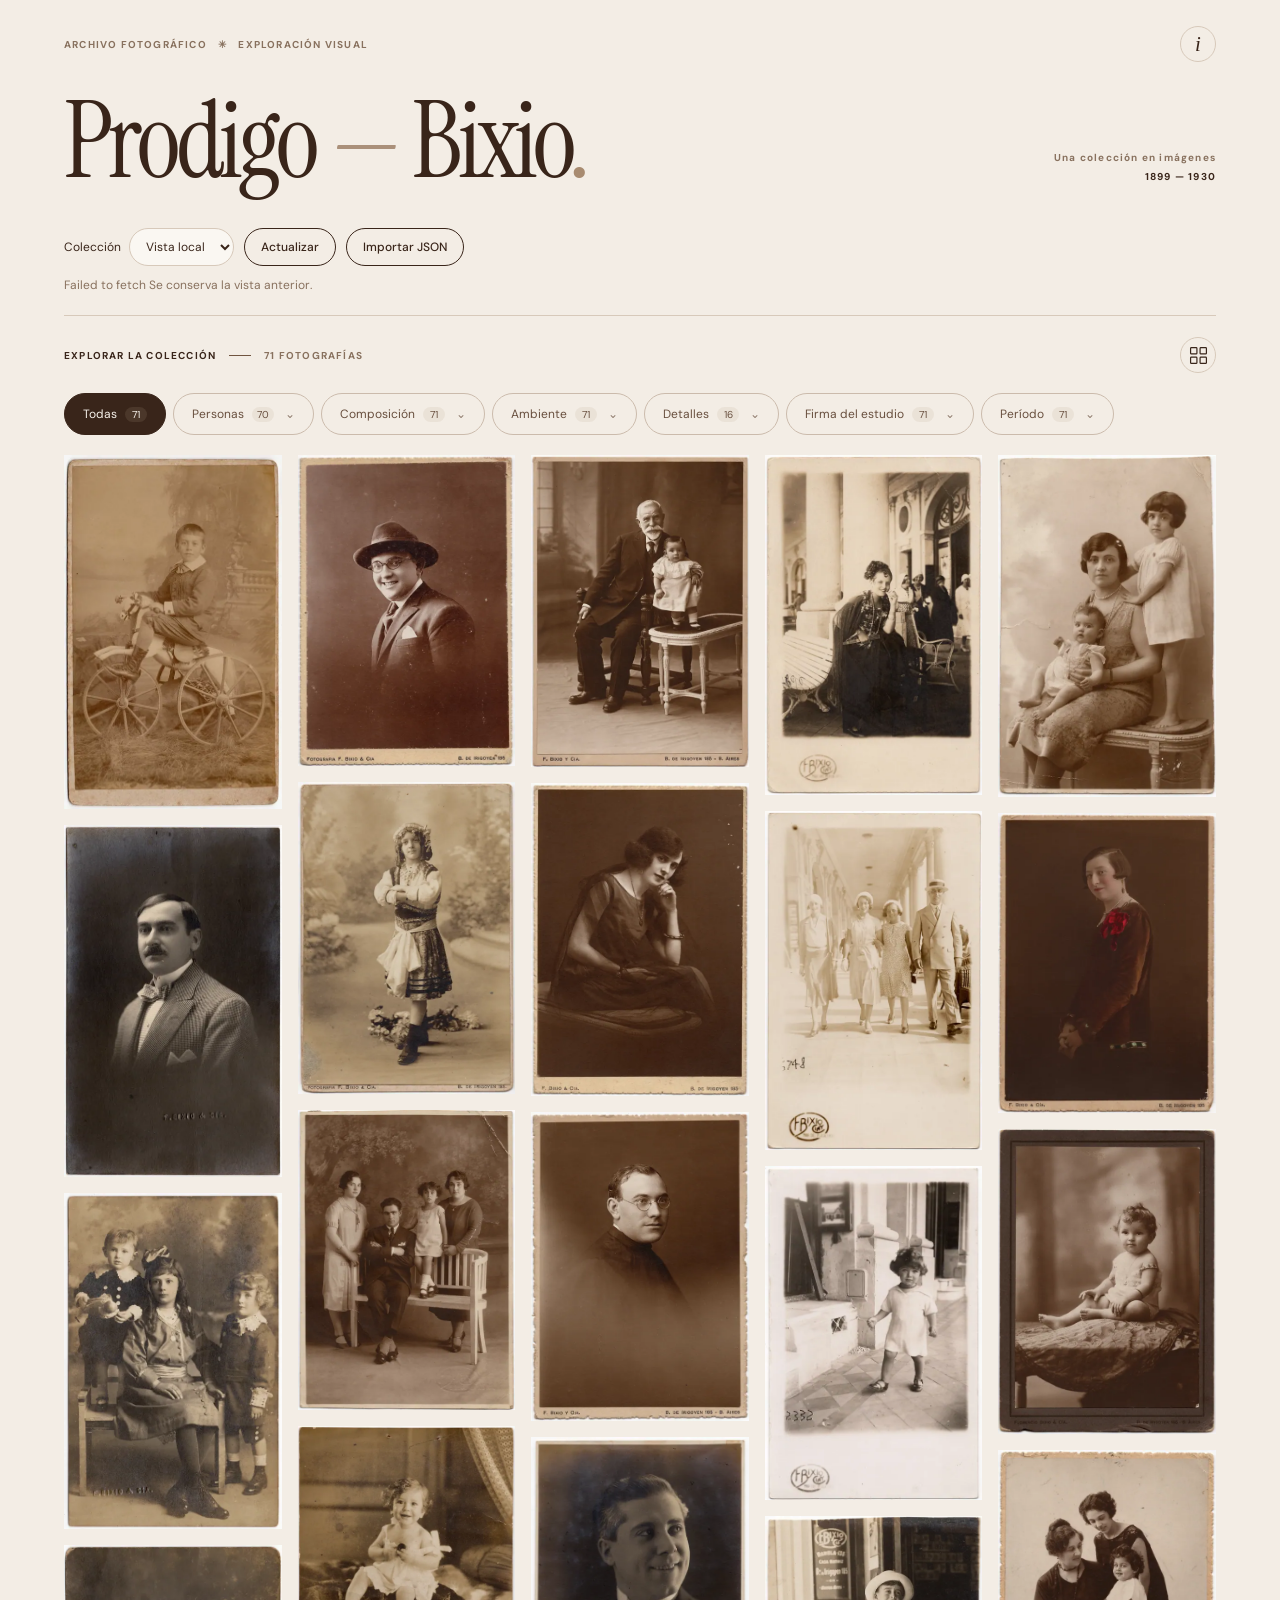
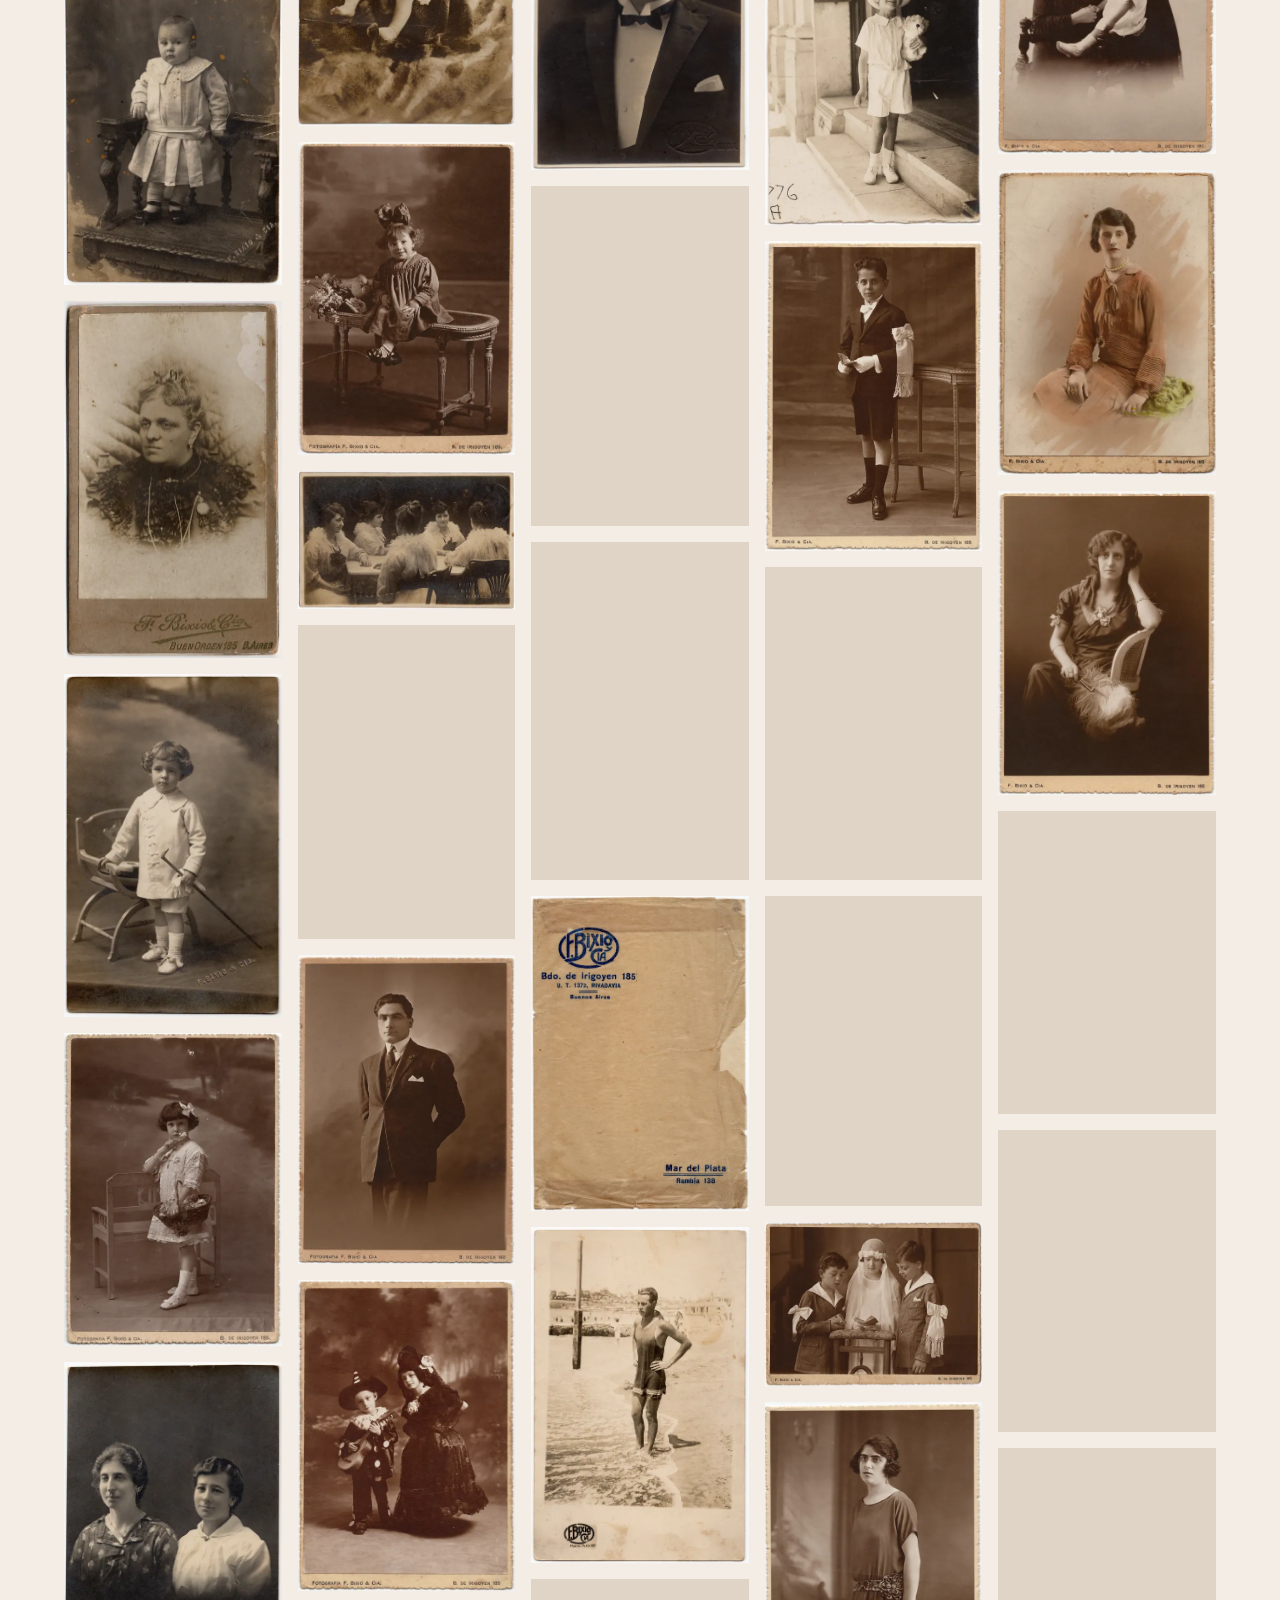
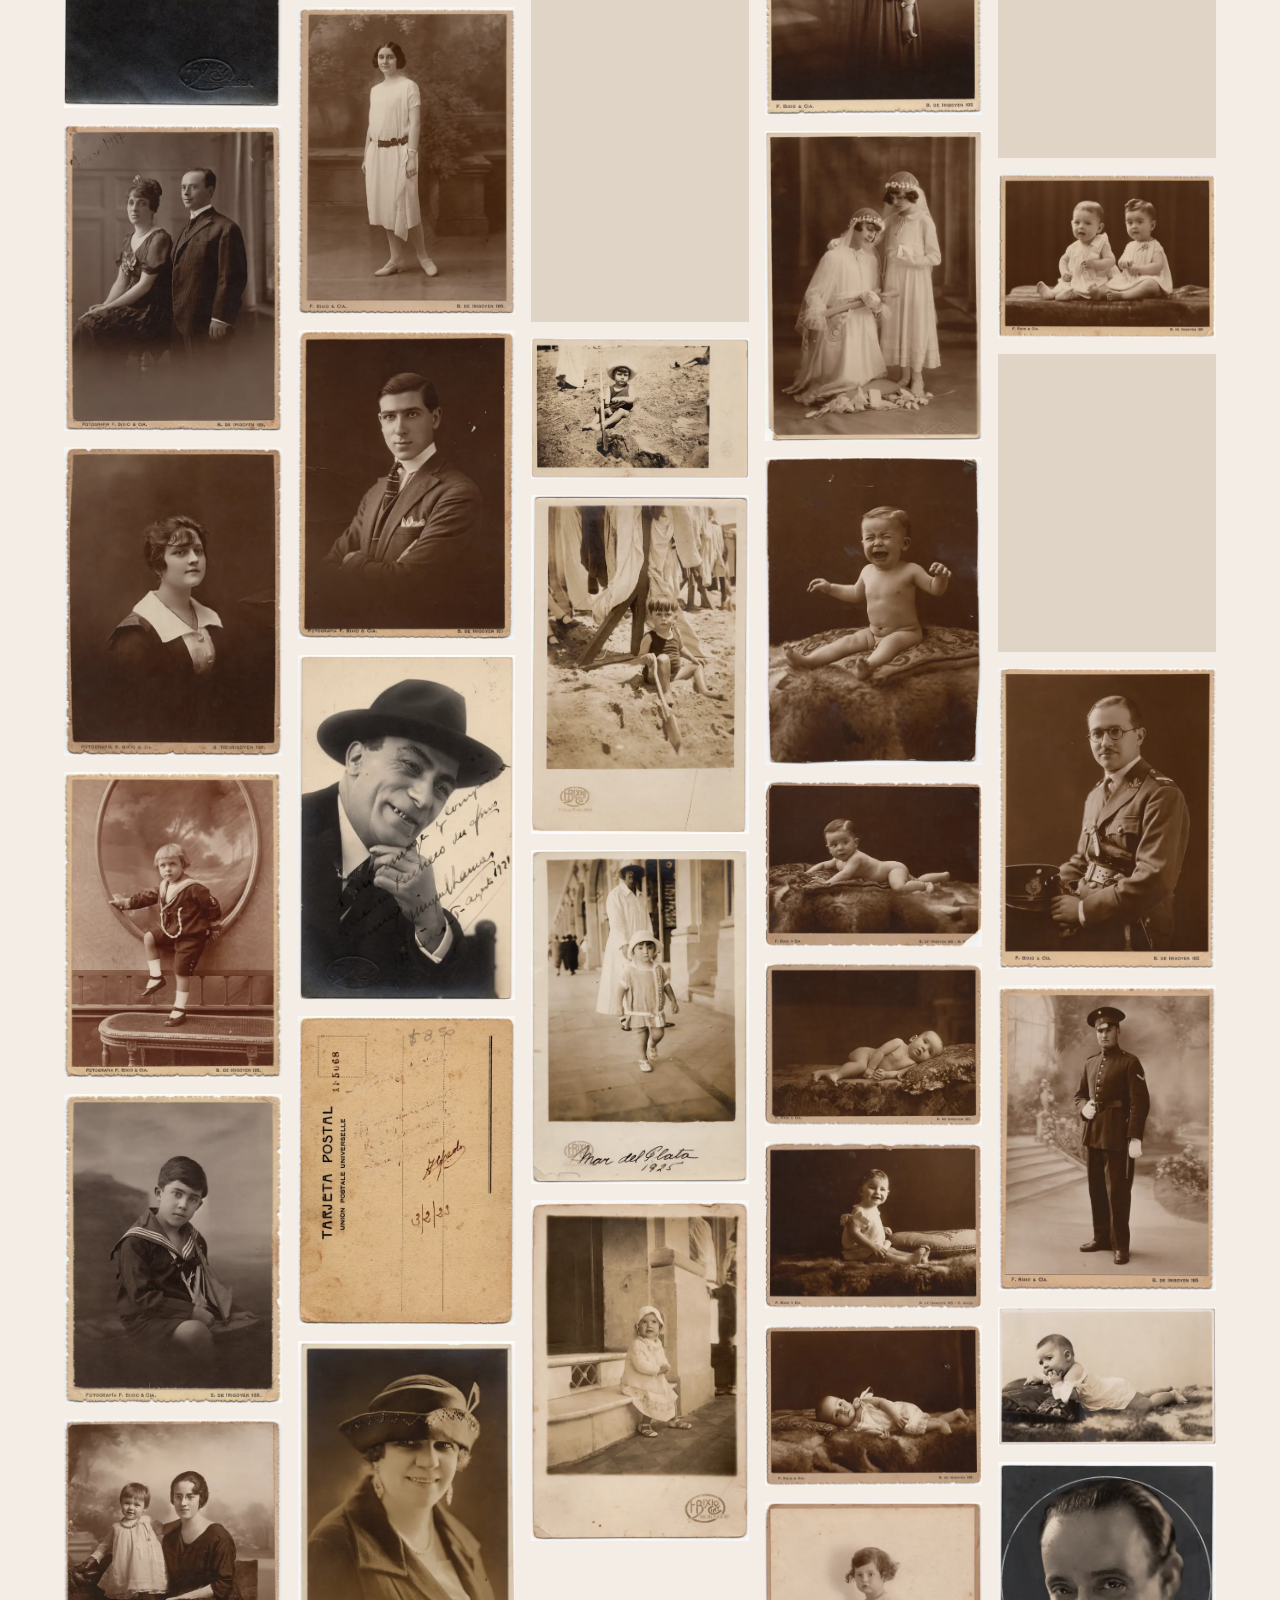
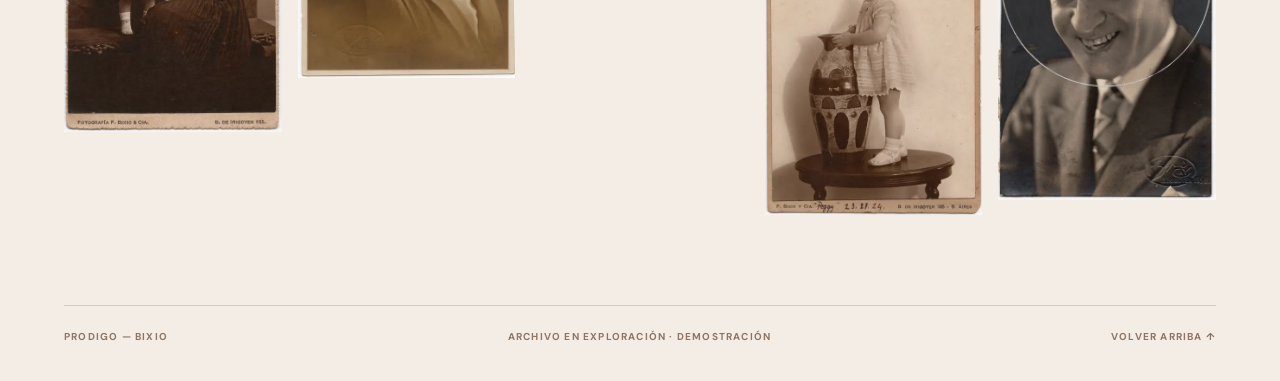
<file: index.html>
<!doctype html><html lang="es"><head><meta charset="utf-8"><meta name="viewport" content="width=device-width, initial-scale=1, viewport-fit=cover"><meta name="theme-color" content="#f3ede5"><meta name="description" content="Prodigo — Bixio. Un archivo fotográfico para explorar visualmente."><title>Prodigo — Bixio</title><link rel="preconnect" href="https://fonts.googleapis.com"><link rel="preconnect" href="https://fonts.gstatic.com" crossorigin><link href="https://fonts.googleapis.com/css2?family=DM+Sans:wght@400;500;600;700&family=Instrument+Serif:ital@0;1&display=swap" rel="stylesheet"><link rel="stylesheet" href="style.css?v=facets1"></head><body>
<header class="mast"><div class="mast-top"><div class="overline">ARCHIVO FOTOGRÁFICO <span class="tiny-star">✳</span> EXPLORACIÓN VISUAL</div><button class="icon-btn contrast" id="about" title="Acerca de la muestra" aria-label="Acerca de la muestra">i</button></div><div class="mast-main"><h1>Prodigo <em>—</em> <span id="collection-name-display">Bixio</span><span class="dot">.</span></h1><div class="mast-sub">Una colección en imágenes <span id="period-label">1899 — 1930</span></div></div></header>
<main><section class="import-tools" aria-label="Importar catalogación"><label class="live-label">Colección <select id="live-collection" aria-label="Colección online"></select></label><button id="sync-now" class="soft-button">Actualizar</button><button id="import-json" class="soft-button">Importar JSON</button><input id="json-picker" type="file" accept=".json,application/json" hidden><button id="link-images" class="soft-button" hidden>Vincular imágenes</button><input id="image-picker" type="file" accept=".tif,.tiff,.jpg,.jpeg,.png,.webp" webkitdirectory multiple hidden><button id="restore-demo" class="soft-button" hidden>Volver a la muestra</button><p id="import-status" role="status"></p></section><section class="toolbar" aria-label="Filtros de fotografías"><div class="toolbar-head"><div class="section-kicker">EXPLORAR LA COLECCIÓN <span class="line"></span> <span id="counter">—</span></div><div class="right-tools"><button id="reset" class="reset-btn" hidden>↺ Restablecer</button><button id="density" class="icon-btn" title="Cambiar tamaño de miniaturas" aria-label="Cambiar tamaño de miniaturas"><svg width="19" height="19" viewBox="0 0 24 24" fill="none" stroke="currentColor" stroke-width="1.5"><rect x="2" y="2" width="8" height="8" rx="1"/><rect x="14" y="2" width="8" height="8" rx="1"/><rect x="2" y="14" width="8" height="8" rx="1"/><rect x="14" y="14" width="8" height="8" rx="1"/></svg></button></div></div><div class="filter-scroll"><div class="filter-bar" id="filters"><button class="filter-chip selected" data-group="all">Todas</button><button class="filter-chip" data-group="autores" hidden>Autores <span class="down">⌄</span></button><button class="filter-chip" data-group="identificados" hidden>Personas identificadas <span class="down">⌄</span></button><button class="filter-chip" data-group="personas">Personas <span class="down">⌄</span></button><button class="filter-chip" data-group="tipo" hidden>Tipo de imagen <span class="down">⌄</span></button><button class="filter-chip" data-group="retrato" hidden>Tipo de retrato <span class="down">⌄</span></button><button class="filter-chip" data-group="encuadre" hidden>Encuadre <span class="down">⌄</span></button><button class="filter-chip" data-group="orientacion" hidden>Orientación <span class="down">⌄</span></button><button class="filter-chip" data-group="color" hidden>Color <span class="down">⌄</span></button><button class="filter-chip" data-group="objetos" hidden>Objetos <span class="down">⌄</span></button><button class="filter-chip" data-group="destacados" hidden>Destacados <span class="down">⌄</span></button><button class="filter-chip" data-group="composicion">Composición <span class="down">⌄</span></button><button class="filter-chip" data-group="ambiente">Ambiente <span class="down">⌄</span></button><button class="filter-chip" data-group="detalles">Detalles <span class="down">⌄</span></button><button class="filter-chip" data-group="marca">Firma del estudio <span class="down">⌄</span></button><button class="filter-chip" data-group="fechas">Período <span class="down">⌄</span></button></div></div><div id="filter-panel" class="filter-panel" hidden></div><div id="active" class="active-tags"></div></section>
<section class="gallery-wrap"><div class="gallery" id="gallery"></div><div class="empty" id="empty" hidden>Sin fotografías para esta combinación.<br><button id="clear-empty" class="soft-button">Quitar filtros</button></div></section><footer><span>PRODIGO — BIXIO</span><span>ARCHIVO EN EXPLORACIÓN · DEMOSTRACIÓN</span><a href="#" id="up">VOLVER ARRIBA ↑</a></footer></main>
<div id="viewer" class="viewer" role="dialog" aria-modal="true" aria-label="Visor fotográfico" hidden><div class="viewer-head"><div class="viewer-title">Prodigo <em>—</em> Bixio <small id="viewer-id"></small></div><div class="viewer-head-actions"><button id="flip" class="v-icon" title="Siguiente imagen de la pieza" aria-label="Siguiente imagen de la pieza" hidden>↺ <span>Reverso</span></button><button id="close" class="v-icon close" title="Cerrar" aria-label="Cerrar">✕</button></div></div><div class="image-viewport" id="viewport"><button id="prev" class="nav-arrow left" aria-label="Anterior">‹</button><div class="image-stage" id="stage"><img id="big" alt="Fotografía seleccionada" draggable="false"></div><button id="next" class="nav-arrow right" aria-label="Siguiente">›</button></div><nav id="image-sequence" aria-label="Imágenes de la pieza"></nav><span id="image-position" aria-live="polite"></span><div id="record-details" class="record-details"></div><div class="viewer-bottom"><div class="v-detail"><span id="current">— / —</span><span class="v-sep">·</span><span id="date">c. 1900</span></div><div class="zoom-tools"><button class="v-icon" id="zoom-out" title="Alejar" aria-label="Alejar">−</button><button class="zoom-readout" id="fit" title="Ajustar a pantalla">100%</button><button class="v-icon" id="zoom-in" title="Acercar" aria-label="Acercar">+</button><button class="v-icon" id="fullscreen" title="Pantalla completa" aria-label="Pantalla completa">⛶</button></div></div></div>
<div class="info-overlay" id="info" hidden><div class="info-card"><button class="info-close" id="info-close" aria-label="Cerrar">✕</button><div class="overline">SOBRE ESTA DEMOSTRACIÓN</div><h2>Las imágenes cuentan.</h2><p>Una exploración visual del conjunto fotográfico de Bixio. Combiná filtros para descubrir relaciones entre retratos, escenas y marcas de estudio.</p><p>Las fechas y algunas clasificaciones son aproximaciones experimentales destinadas a esta demostración. No constituyen catalogación documental definitiva.</p><button class="soft-button" id="info-ok">Explorar →</button></div></div><script src="catalog-format.js?v=facets1"></script><script src="app.js?v=facets1"></script><script src="import.js?v=online1"></script><script src="remote.js?v=facets1"></script></body></html>
</file>
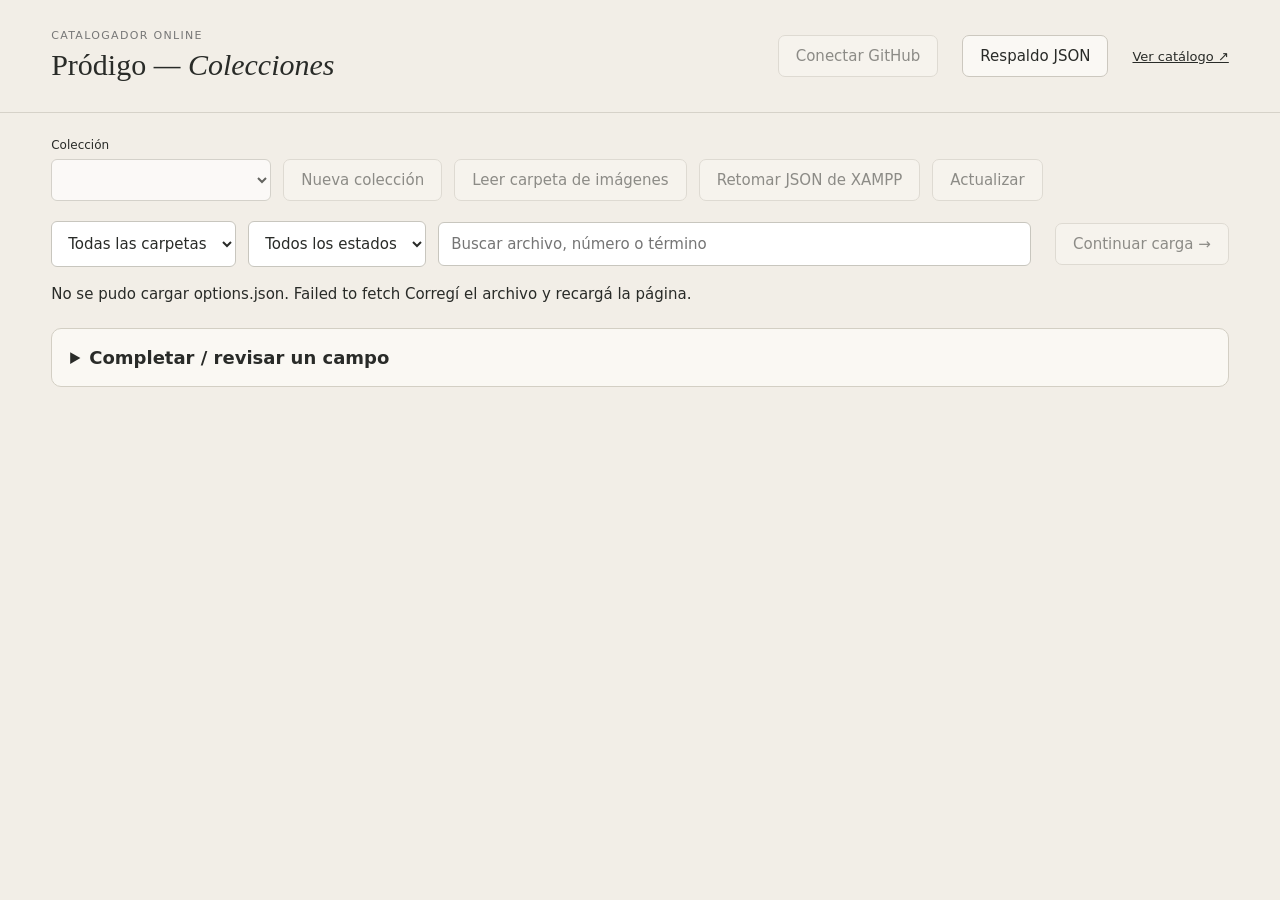
<file: catalogador/index.html>
<!doctype html>
<html lang="es"><meta charset="utf-8"><meta name="viewport" content="width=device-width,initial-scale=1"><title>Pródigo — Catalogador online</title><link rel="stylesheet" href="assets/app.css?v=gridview1">
<header><div><small>CATALOGADOR ONLINE</small><h1>Pródigo <i>— Colecciones</i></h1></div><button id="connect">Conectar GitHub</button><button id="backup">Respaldo JSON</button><a href="https://frankhode.github.io/prodigo_bixio/" target="_blank" rel="noopener">Ver catálogo ↗</a></header>
<main><section class="collections"><label>Colección <select id="collection" aria-label="Colección"></select></label><button id="new-collection">Nueva colección</button><button id="import">Leer carpeta de imágenes</button><button id="import-json">Retomar JSON de XAMPP</button><input id="json-file" type="file" accept=".json" hidden><input id="local-folder" type="file" webkitdirectory multiple accept=".tif,.tiff,.jpg,.jpeg,.png,.webp" hidden><button id="refresh">Actualizar</button></section><section class="toolbar"><select id="folder" aria-label="Carpeta"><option value="">Todas las carpetas</option></select><select id="status" aria-label="Estado"><option value="">Todos los estados</option><option value="pending">Pendientes</option><option value="draft">Borradores</option><option value="done">Catalogadas</option></select><input id="search" placeholder="Buscar archivo, número o término" aria-label="Buscar"><span id="count"></span><button id="resume">Continuar carga →</button></section><p id="notice" role="status"></p><details id="dashboard-panel" class="dashboard"><summary>Completar / revisar un campo</summary><p id="dashboard-summary"></p><div id="field-stats" class="field-stats"></div><div class="review-controls"><label>Campo<select id="review-field"></select></label><label>Mostrar<select id="review-scope"><option value="missing">Vacíos sin revisar</option><option value="unreviewed">Sin revisar (con o sin dato)</option><option value="filled">Con dato</option><option value="all">Todas las imágenes</option></select></label><label>Parte<select id="review-side"><option value="">Todas las partes</option></select></label><button id="bulk-open" hidden>Editar seleccionadas…</button><button id="start-review" class="primary">Empezar recorrido →</button></div><p id="review-count" role="status"></p><div class="grid-view-controls"><label><input id="review-images-only" type="checkbox"> Solo imágenes</label><label>Columnas<select id="review-columns"><option value="auto">Automáticas</option><option value="2">2</option><option value="3">3</option><option value="4">4</option><option value="5">5</option><option value="6">6</option><option value="7">7</option><option value="8">8</option><option value="9">9</option><option value="10">10</option><option value="11">11</option><option value="12">12</option></select></label></div><div class="selection-tools"><span id="selection-count" role="status"></span><button id="select-all" type="button">Seleccionar todas las visibles</button><button id="select-none" type="button">Quitar selección</button><button id="select-invert" type="button">Invertir selección</button></div><div id="review-list" class="review-list"></div></details><div id="gallery"></div></main>
<dialog id="bulk-dialog" aria-labelledby="bulk-title"><h2 id="bulk-title">Edición global</h2><p id="bulk-summary"></p><label>Nuevo valor<select id="bulk-value"></select></label><p id="bulk-preview"></p><div id="bulk-list"></div><p id="bulk-error" role="alert"></p><button id="bulk-cancel">Cancelar</button><button id="bulk-apply" class="primary" disabled>Aplicar</button></dialog><dialog id="connection"><h2>Conectar con GitHub</h2><p>Autorizá el guardado en <b>frankhode/prodigo-catalogador</b>.</p><p>Creá un <a href="https://github.com/settings/personal-access-tokens/new" target="_blank" rel="noopener noreferrer">token de acceso limitado</a>: elegí este repositorio y <b>Contents → Read and write</b>.</p><form id="connection-form"><label>Token<input id="github-token" type="password" autocomplete="off" required spellcheck="false"></label><p>Se usa solo durante esta sesión. No se guarda en el navegador ni en el repositorio.</p><p>El repositorio es público: las vistas y los datos guardados serán públicos.</p><button type="button" id="cancel-connect">Cancelar</button><button class="primary">Conectar</button></form><p id="connection-error" role="alert"></p></dialog>
<dialog id="collection-dialog"><h2>Nueva colección</h2><form id="collection-form"><label>Nombre<input id="collection-name" required maxlength="100"></label><button type="button" id="cancel-collection">Cancelar</button><button class="primary">Crear colección</button></form><p id="collection-error" role="alert"></p></dialog>
<dialog id="editor" aria-labelledby="step-title"><div class="editor-head"><span id="filename"></span><button id="close" aria-label="Cerrar">Cerrar ✕</button></div><div class="workspace"><section class="viewer"><div class="image-wrap"><img id="photo" alt="Imagen en catalogación"><p id="image-error" hidden>Preparando imagen…</p></div><div class="zoom"><button id="minus" aria-label="Alejar">−</button><button id="fit">Ajustar</button><button id="plus" aria-label="Acercar">+</button></div></section><section class="entry"><nav id="steps" aria-label="Pasos"></nav><small id="step-counter"></small><h2 id="step-title"></h2><form id="fields"></form><p id="save-error" role="alert"></p><footer><button id="back">← Anterior</button><button id="draft">Guardar borrador</button><button id="backup-current">Respaldo de cambios</button><button id="next" class="primary">Siguiente →</button></footer><p class="keys">Enter: avanzar · Espacio: marcar · Esc: paso anterior<br>Ctrl+Enter: guardar y siguiente imagen</p></section></div></dialog><script src="assets/record-fields.js?v=gridview1"></script><script src="assets/github-store.js?v=gridview1"></script><script src="assets/images.js?v=1"></script><script src="assets/app.js?v=gridview1"></script><script src="assets/dashboard.js?v=gridview1"></script><script src="assets/online.js?v=gridview1"></script></html>
</file>
<file: style.css>
:root{--bg:#f3ede5;--ink:#39251a;--muted:#88715e;--line:#d7c9ba;--accent:#705540;--paper:#faf7f2;--dark:#171411}*{box-sizing:border-box}html{scroll-behavior:smooth}body{margin:0;background:var(--bg);color:var(--ink);font-family:'DM Sans',Arial,sans-serif;-webkit-font-smoothing:antialiased}button{font:inherit;cursor:pointer}button:focus-visible,a:focus-visible{outline:2px solid #8c6142;outline-offset:3px}button[hidden],div[hidden],section[hidden]{display:none!important}.mast{padding:26px clamp(18px,5vw,86px) 32px}.mast-top,.mast-main,.toolbar-head,.viewer-head,.viewer-bottom{display:flex;justify-content:space-between;align-items:center}.overline,.section-kicker,.mast-sub,footer{letter-spacing:.12em;font-size:10px;font-weight:700}.overline{color:var(--muted)}.tiny-star{margin:0 8px}.icon-btn{border:1px solid var(--line);background:transparent;color:var(--ink);width:36px;height:36px;border-radius:50%;display:grid;place-items:center}.contrast{font-family:serif;font-style:italic;font-size:21px}.mast-main{gap:28px;align-items:end;margin-top:35px}h1{font-family:'Instrument Serif',Georgia,serif;font-weight:400;font-size:clamp(54px,8.3vw,130px);line-height:.84;letter-spacing:-.045em;margin:0}h1 em{font-weight:400;color:#aa907a}.dot{color:#a88b70}.mast-sub{max-width:175px;text-align:right;color:var(--muted);line-height:1.9}.mast-sub span{display:block;color:var(--ink)}main{padding:0 clamp(18px,5vw,86px)}.toolbar{position:relative;padding-top:21px;border-top:1px solid var(--line);padding-bottom:20px}.section-kicker{display:flex;align-items:center;gap:13px;white-space:nowrap}.section-kicker .line{display:block;width:22px;border-top:1px solid var(--accent)}.section-kicker #counter{color:var(--muted)}.right-tools{display:flex;align-items:center;gap:15px}.reset-btn{border:0;background:transparent;color:var(--muted);font-size:12px}.filter-scroll{overflow-x:auto;scrollbar-width:none;margin-top:20px}.filter-scroll::-webkit-scrollbar{display:none}.filter-bar{display:flex;gap:8px;width:max-content;min-width:100%}.filter-chip{border:1px solid #cbbbac;padding:11px 18px;background:transparent;border-radius:99px;color:#684f3e;font-size:12px;white-space:nowrap;transition:all .2s}.filter-chip:hover{background:#e5d8c9}.filter-chip.selected,.filter-chip.has-selection{background:var(--ink);color:#f8f3ec;border-color:var(--ink)}.down{margin-left:8px;opacity:.7}.filter-panel{margin-top:12px;background:#eae0d4;border:1px solid #dacbbd;border-radius:14px;padding:18px;box-shadow:0 14px 30px #63452d11}.options{display:flex;flex-wrap:wrap;gap:9px}.option{border:1px solid #c9b8a7;border-radius:99px;background:#f8f3ec;color:var(--ink);padding:9px 14px;font-size:12px}.option.on{background:#705540;color:white;border-color:#705540}.year-panel{display:flex;align-items:center;gap:14px;flex-wrap:wrap}.year-panel input{accent-color:#705540;flex:1;min-width:150px}.year-panel strong{min-width:110px;font-family:'Instrument Serif',serif;font-size:22px;font-weight:400}.active-tags{display:flex;flex-wrap:wrap;gap:8px}.tag{display:inline-flex;align-items:center;gap:10px;background:#e1d4c5;border-radius:4px;padding:7px 9px;font-size:11px;border:0;color:#664d3b}.gallery-wrap{min-height:45vh;padding-bottom:90px}.gallery{columns:5 180px;column-gap:13px}.gallery.wide{columns:3 270px}.tile{break-inside:avoid;margin:0 0 13px;position:relative;display:block;overflow:hidden;background:#dfd4c6;line-height:0;border:0;width:100%;padding:0;text-align:left;animation:emerge .35s both;cursor:zoom-in}.tile img{width:100%;height:auto;display:block;transition:transform .45s ease,filter .4s}.tile:hover img{transform:scale(1.018);filter:brightness(.78)}.tile .loupe{position:absolute;inset:0;display:grid;place-items:center;color:white;font-size:34px;opacity:0;transition:opacity .2s;pointer-events:none}.tile:hover .loupe,.tile:focus-visible .loupe{opacity:1}.loupe-inner{display:grid;place-items:center;width:56px;height:56px;border:1px solid #ffffffb8;border-radius:50%;backdrop-filter:blur(4px);font-weight:300}.empty{padding:80px 0;text-align:center;font-family:'Instrument Serif',serif;font-size:29px;line-height:2}.soft-button{background:transparent;border:1px solid currentColor;padding:10px 16px;font:500 12px 'DM Sans',sans-serif;border-radius:30px;color:inherit}footer{border-top:1px solid var(--line);display:flex;justify-content:space-between;gap:12px;padding:24px 0 38px;color:#8d7561}footer a{color:inherit;text-decoration:none}.viewer{position:fixed;z-index:200;inset:0;background:var(--dark);color:#f3eee6;display:flex;flex-direction:column;touch-action:pan-y}.viewer-head{height:67px;padding:0 clamp(16px,4vw,60px);flex-shrink:0}.viewer-title{font-family:'Instrument Serif',Georgia,serif;font-size:25px}.viewer-title em{color:#bd9a7c}.viewer-title small{font-family:'DM Sans';font-size:10px;letter-spacing:.15em;color:#a59b90;margin-left:15px}.viewer-head-actions{display:flex;align-items:center;gap:15px}.v-icon{background:transparent;border:0;color:#e8e0d7;min-width:39px;height:39px;font-size:22px}.v-icon span{font-size:11px;letter-spacing:.05em}.image-viewport{position:relative;flex:1;min-height:0;overflow:hidden;touch-action:none}.image-stage{position:absolute;inset:0;display:flex;align-items:center;justify-content:center;overflow:hidden;touch-action:none;cursor:grab}.image-stage.grabbing{cursor:grabbing}.image-stage img{max-width:calc(100% - 120px);max-height:100%;width:auto;height:auto;object-fit:contain;user-select:none;will-change:transform;transform-origin:center center;box-shadow:0 14px 60px #0005}.nav-arrow{position:absolute;top:50%;transform:translateY(-50%);z-index:4;background:#26211caf;border:1px solid #ffffff22;border-radius:50%;color:white;width:42px;height:42px;display:grid;place-items:center;font-size:35px;font-family:serif;line-height:1}.nav-arrow.left{left:22px}.nav-arrow.right{right:22px}.viewer-bottom{height:70px;padding:0 clamp(16px,4vw,60px);flex-shrink:0;border-top:1px solid #ffffff17}.v-detail{color:#b3a598;font-size:12px;display:flex;align-items:center;gap:14px}.zoom-tools{display:flex;align-items:center;gap:8px}.zoom-readout{color:#d0c2b5;border:0;background:transparent;font-size:12px;min-width:58px}.info-overlay{position:fixed;inset:0;z-index:300;background:#21170fcc;display:grid;place-items:center;padding:20px}.info-card{position:relative;background:var(--bg);color:var(--ink);width:min(100%,510px);padding:38px;border-radius:3px}.info-card h2{font:400 46px 'Instrument Serif',serif;margin:22px 0}.info-card p{line-height:1.8;font-size:14px;color:#6c5545}.info-close{position:absolute;top:15px;right:15px;border:0;background:transparent;font-size:20px}.info-card .soft-button{margin-top:15px}@keyframes emerge{from{opacity:.3;transform:translateY(8px)}to{opacity:1;transform:translateY(0)}}@media(max-width:850px){.gallery{columns:3 160px}.gallery.wide{columns:2 200px}.mast{padding-top:20px}.mast-main{align-items:start;flex-direction:column;gap:18px;margin-top:28px}.mast-sub{text-align:left;max-width:none}.mast-sub span{display:inline;margin-left:14px}.section-kicker{font-size:9px}footer{font-size:9px}}@media(max-width:560px){.mast{padding:18px 16px 26px}main{padding:0 12px}.mast-main{margin-top:22px}h1{font-size:clamp(49px,12vw,72px)}.overline{font-size:8px}.gallery,.gallery.wide{columns:2 130px;column-gap:7px}.tile{margin-bottom:7px}.loupe{display:none!important}.filter-chip{padding:10px 13px}.toolbar{padding-left:3px;padding-right:3px}.mast-sub{font-size:9px}.viewer-head{height:54px}.viewer-title{font-size:19px}.viewer-title small{display:none}.image-stage img{max-width:100%;max-height:100%}.nav-arrow{width:32px;height:42px;background:#211b17a0;border-radius:0}.nav-arrow.left{left:0}.nav-arrow.right{right:0}.viewer-bottom{height:65px}.v-icon{min-width:33px}.v-icon span{display:none}.v-detail{font-size:10px;gap:7px}.zoom-tools{gap:1px}footer{flex-wrap:wrap}.info-card{padding:25px}.info-card h2{font-size:38px}}@media(hover:none){.tile:hover img{filter:none;transform:none}}@media(prefers-reduced-motion:reduce){*,*:before,*:after{animation:none!important;transition:none!important}}

/* Responsive refinement · October 2026 */
html{-webkit-text-size-adjust:100%}
button{-webkit-tap-highlight-color:transparent}
button:disabled{opacity:.3;cursor:default}
.filter-chip,.option,.tag,.v-icon,.nav-arrow{touch-action:manipulation}
.filter-chip{min-height:42px}
.option{min-height:42px;line-height:1.45;text-align:left}
.toolbar{z-index:20}
.filter-panel{max-height:min(55vh,470px);overflow-y:auto;overscroll-behavior:contain}
.filter-panel .options{align-items:stretch}
.filter-panel .option{max-width:100%}
.image-stage img{pointer-events:none}
.viewer{height:100vh;height:100dvh}
.viewer-head,.viewer-bottom{padding-left:max(18px,env(safe-area-inset-left));padding-right:max(18px,env(safe-area-inset-right))}
.viewer-head{padding-top:env(safe-area-inset-top);box-sizing:content-box}
.viewer-bottom{padding-bottom:env(safe-area-inset-bottom);box-sizing:content-box}
.viewer .v-icon{min-width:44px;min-height:44px}
.viewer .nav-arrow{width:44px;height:44px}
.image-stage img{max-width:calc(100% - 112px);max-height:100%}
@media(min-width:1100px){
 .gallery{columns:5 205px;column-gap:16px}
 .gallery.wide{columns:3 290px}
 .tile{margin-bottom:16px}
}
@media(max-width:850px){
 .mast-main{margin-top:24px}
 .mast-sub{letter-spacing:.08em}
 .toolbar{padding-bottom:15px}
 .filter-scroll{margin-top:14px}
 .gallery-wrap{padding-bottom:56px}
}
@media(max-width:600px){
 .mast{padding:15px 16px 17px}
 .mast-top{gap:8px}
 .mast .overline{font-size:9px;letter-spacing:.09em}
 .mast-main{margin-top:17px;gap:9px}
 h1{font-size:clamp(47px,12.8vw,68px);line-height:.93;letter-spacing:-.04em}
 .mast-sub{font-size:9px;line-height:1.5;letter-spacing:.08em}
 .mast-sub span{margin-left:7px}
 main{padding:0 10px}
 .toolbar{padding:12px 0 13px}
 .toolbar-head{padding:0 5px}
 .section-kicker{font-size:9px;gap:7px;letter-spacing:.08em}
 .section-kicker .line{width:11px}
 .right-tools{gap:6px}
 .right-tools .icon-btn{width:42px;height:42px}
 .reset-btn{min-height:42px;padding:0 8px;font-size:11px}
 .filter-scroll{margin:8px -10px 0;padding:0 10px 4px;overscroll-behavior-x:contain}
 .filter-bar{gap:7px}
 .filter-chip{min-height:44px;font-size:12px;padding:10px 15px}
 .filter-panel{margin:5px 0 8px;padding:13px 10px;border-radius:12px;max-height:min(56dvh,460px)}
 .filter-panel .options{gap:7px}
 .filter-panel .option{font-size:12px;min-height:45px;padding:10px 13px}
 .active-tags{gap:6px;margin-top:7px}
 .tag{min-height:34px;font-size:11px;line-height:1.25;text-align:left}
 .gallery,.gallery.wide{columns:2;column-gap:8px}
 .tile{margin-bottom:8px}
 .gallery-wrap{padding-bottom:44px}
 footer{padding:19px 4px 30px;gap:10px;line-height:1.7}
 .viewer{overflow:hidden}
 .viewer-head{height:54px;min-height:54px;padding-top:env(safe-area-inset-top)}
 .viewer-title{font-size:21px}
 .viewer-head-actions{gap:4px}
 #flip{font-size:20px}
 .viewer-bottom{height:62px;min-height:62px;gap:6px;padding-bottom:env(safe-area-inset-bottom)}
 .image-stage img{max-width:100%;max-height:100%;box-shadow:none}
 .nav-arrow{width:40px!important;height:50px!important;background:#1714118c;border:0!important;border-radius:0!important;font-size:28px!important}
 .nav-arrow.left{left:0}.nav-arrow.right{right:0}
 .zoom-tools{gap:0}
 .zoom-readout{min-width:46px;font-size:11px;min-height:44px}
 .v-detail{flex-wrap:wrap;font-size:11px;gap:6px}
 .info-overlay{padding:14px}
 .info-card{max-height:calc(100dvh - 28px);overflow:auto}
}
@media(max-width:360px){
 .gallery,.gallery.wide{column-gap:6px}
 .tile{margin-bottom:6px}
 .viewer-title{font-size:18px}
 .v-detail .v-sep,.v-detail #date{display:none}
 #fullscreen{display:none}
}
@media(hover:none) and (pointer:coarse){
 .tile:active img{filter:brightness(.9)}
 .filter-chip:hover{background:transparent}
 .filter-chip.selected:hover,.filter-chip.has-selection:hover{background:var(--ink)}
}


[hidden]{display:none!important}.import-tools{display:flex;align-items:center;gap:10px;flex-wrap:wrap;padding:10px 0 20px}.import-tools p{font-size:12px;color:var(--muted);line-height:1.6;width:100%;margin:0}.record-details{padding:10px 5%;max-height:85px;overflow:auto;flex-shrink:0;color:#c5b6a6;font-size:12px;line-height:1.7}.record-details:empty{display:none}

.live-label{font-size:12px;display:flex;gap:8px;align-items:center}.live-label select{font:inherit;padding:9px 12px;border:1px solid var(--line);border-radius:20px;background:var(--paper);color:var(--ink)}

#image-sequence{display:flex;gap:6px;overflow:auto;flex-shrink:0;padding:8px 20px;max-width:100%;justify-content:center}#image-sequence:empty{display:none}#image-sequence button{background:#393630;color:#fff;border:1px solid #756b60;border-radius:16px;padding:6px 12px;white-space:nowrap;cursor:pointer}#image-sequence button[aria-pressed="true"]{background:#eee1cc;color:#33281e}#image-position{color:#e3d4c1;text-align:center;font-size:12px;flex-shrink:0}

.filter-scroll{overflow:visible}.filter-bar{width:100%;min-width:0;flex-wrap:wrap;gap:7px}.facet-count{display:inline-grid;place-items:center;min-width:22px;padding:1px 5px;border-radius:12px;background:#bda68d25;font-size:10px;margin-left:5px}.filter-chip.has-selection .facet-count{background:#fff2}.filter-panel{max-height:none;overflow:visible}.facet-toolbar{display:flex;align-items:center;gap:12px;flex-wrap:wrap;margin-bottom:12px}.facet-toolbar strong{font-size:14px}.facet-toolbar>span{font-size:12px;color:#745e4b}.facet-clear,.facet-close{border:0;background:transparent;color:inherit;font-size:12px;padding:6px}.facet-clear{margin-left:auto;text-decoration:underline}.facet-search{display:flex;align-items:center;gap:12px;font-size:12px;margin:10px 0 14px}.facet-search[hidden]{display:none}.facet-search input{flex:1;min-width:0;padding:10px 12px;border:1px solid #c9b8a7;border-radius:8px;background:#faf6ef;color:inherit;font:inherit}.filter-panel .options{display:grid;grid-template-columns:repeat(auto-fit,minmax(230px,1fr));gap:7px;max-height:min(43vh,350px);overflow:auto;overscroll-behavior:contain;padding:2px}.filter-panel .option{display:flex;align-items:center;justify-content:space-between;gap:12px;border-radius:8px;max-width:none;white-space:normal;overflow-wrap:anywhere}.option-count{flex-shrink:0;font-size:11px;font-variant-numeric:tabular-nums;background:#bda68d33;border-radius:12px;padding:2px 7px;min-width:24px;text-align:center}.option.on .option-count{background:#fff2}.facet-no-results{font-size:13px;grid-column:1/-1}@media(max-width:600px){.filter-panel .options{grid-template-columns:1fr}.filter-chip{padding:8px 11px;min-height:38px}.facet-search{display:block}.facet-search input{display:block;width:100%;margin-top:5px}.facet-toolbar{gap:7px}.facet-toolbar>span{width:100%;order:3}}
</file>
<file: catalogador/assets/app.css>
*{box-sizing:border-box}body{margin:0;background:#f2eee7;color:#292b28;font:15px system-ui,sans-serif}header{padding:25px 4%;display:flex;align-items:center;gap:24px;border-bottom:1px solid #d6d2c9}header div{margin-right:auto}small{font-size:11px;letter-spacing:.12em;color:#777}h1{font:30px Georgia,serif;margin:5px 0}h1 i{font-weight:400}h2{font:30px Georgia,serif;margin:18px 0 24px}button,a,select,input,textarea{font:inherit}button,a{color:inherit}button{cursor:pointer;border:1px solid #ccc8bf;background:#faf8f4;border-radius:7px;padding:11px 17px}button:hover{background:#e7e2d8}button:focus-visible,input:focus-visible,select:focus-visible,textarea:focus-visible,a:focus-visible{outline:3px solid #b4723e;outline-offset:3px}.primary{background:#31483f;color:white;border-color:#31483f}.primary:hover{background:#20382e}button:disabled{opacity:.5;cursor:wait}main{padding:25px 4%}.toolbar{display:flex;align-items:center;gap:12px;flex-wrap:wrap}input,select,textarea{padding:12px;border:1px solid #c8c6be;border-radius:6px;background:#fff;color:#292b28;min-width:0}#search{flex:1}#folder{max-width:330px}#count{color:#777}#gallery{display:grid;grid-template-columns:repeat(auto-fill,minmax(150px,1fr));gap:18px}.tile{display:flex;flex-direction:column;text-align:left;padding:10px;overflow:hidden;gap:9px}.tile img{width:100%;height:185px;object-fit:contain;background:#e7e3dc}.tile strong{font-size:13px;overflow-wrap:anywhere}.tile small{letter-spacing:0}dialog{border:1px solid #ccc8bf;border-radius:12px;background:#f8f6f1;color:inherit;padding:28px;max-width:600px;width:90vw}dialog::backdrop{background:#17201cbb}#importer input{width:100%}#editor{max-width:none;width:96vw;height:94vh;padding:0;overflow:hidden}.editor-head{height:54px;padding:8px 20px;display:flex;align-items:center;justify-content:space-between;border-bottom:1px solid #d5d0c7}#filename{font-size:13px;overflow-wrap:anywhere}.workspace{display:grid;grid-template-columns:58% 42%;height:calc(100% - 54px)}.viewer{background:#252a27;position:relative;display:flex;flex-direction:column;min-height:0}.image-wrap{height:calc(100% - 60px);overflow:auto;padding:20px}.viewer img{object-fit:contain;display:block;max-width:none;margin:auto}.viewer p{color:#fff;padding:25px}.zoom{height:60px;display:flex;justify-content:center;gap:10px;padding:8px}.zoom button{padding:4px 18px;background:#383f39;color:white;border-color:#616b63}.entry{padding:26px;overflow:auto}#steps{display:flex;gap:8px;margin-bottom:22px}#steps button{border-radius:50%;padding:0;width:32px;height:32px;font-size:12px}#steps [aria-current]{background:#31483f;color:white}#fields>label{display:flex;flex-direction:column;gap:7px;margin-bottom:18px;font-size:13px}textarea{min-height:90px}.choices{display:grid;grid-template-columns:1fr 1fr;gap:10px}.choices label{padding:14px 10px;border:1px solid #d8d3c9;border-radius:6px;background:white;display:flex;align-items:center;gap:10px}.choices label:has(:checked){background:#e1ebe4;border-color:#6f8d79}.choices input{width:18px;height:18px;accent-color:#31483f}.add-term{display:flex;gap:8px;margin:20px 0}.add-term input{width:100%}.entry footer{display:flex;flex-wrap:wrap;gap:8px;margin-top:24px}.keys{font-size:12px;line-height:1.9;color:#777}#save-error,#scan-error{color:#a33321}dt{font-size:12px;color:#777}dd{margin:2px 0 12px}#notice{min-height:20px}@media(max-width:800px){header{flex-wrap:wrap}.workspace{grid-template-columns:1fr;grid-template-rows:38% 62%}.entry{padding:18px}#editor{height:98vh}.image-wrap{padding:8px}.toolbar>*{max-width:100%}h2{margin:12px 0}.choices label{padding:10px}header h1{font-size:26px}}

[hidden]{display:none!important}.preview-state{font-size:12px;color:#756f63;min-height:185px;display:grid;place-items:center;padding:12px;text-align:center}.viewer #image-error{line-height:1.7;color:#f3e7ce}.viewer #image-error:not([hidden]){display:block}

.signature-detail{font-size:14px;line-height:1.7;overflow-wrap:anywhere;margin-top:-8px;color:#53685b}.signature-new{padding:16px;background:#eae7df;border:1px solid #d6d2c9;border-radius:8px;margin-top:12px}.signature-new label{display:block;font-size:13px;margin-bottom:8px}.signature-new input{width:100%}.signature-actions{display:flex;flex-wrap:wrap;gap:8px;margin-top:12px}.signature-error{color:#a33321;font-size:13px}.entry select{width:100%;text-overflow:ellipsis}
.collections{display:flex;gap:12px;align-items:end;flex-wrap:wrap;margin:0 0 20px}.collections label{display:flex;flex-direction:column;gap:7px;font-size:12px}.collections select{min-width:220px}dialog form>label{display:flex;flex-direction:column;gap:8px;margin-bottom:18px}dialog form>p{font-size:13px;line-height:1.7}dialog p{line-height:1.7}#connection-error,#collection-error{color:#a33321}#notice{line-height:1.7}header{flex-wrap:wrap}header a{font-size:13px}.tile strong{font-size:12px}#collection-dialog{max-width:500px}

.identifier-fields{margin:0 0 20px;border:1px solid #d8d3c9;border-radius:8px;padding:16px}.identifier-fields legend{font-size:12px;padding:0 6px}.identifier-fields label{display:flex;flex-direction:column;gap:7px;margin:10px 0}.dashboard{border:1px solid #d3cfc4;border-radius:10px;padding:18px;margin:20px 0 28px;background:#faf8f3}.dashboard summary{font-size:18px;cursor:pointer;font-weight:600}.dashboard>p{font-size:13px;color:#6b6e64}.field-stats{display:grid;grid-template-columns:repeat(3,minmax(0,1fr));gap:12px}.field-stat{display:flex;flex-direction:column;text-align:left;gap:9px;background:#f0eee6}.field-stat strong{font-size:14px}.field-stat small{letter-spacing:0}.review-controls{display:flex;align-items:end;gap:12px;flex-wrap:wrap;margin-top:22px}.review-controls label{display:flex;flex-direction:column;gap:7px;font-size:12px}.review-list{display:grid;gap:7px;max-height:420px;overflow:auto}.review-row{display:flex;gap:14px;align-items:center;text-align:left;padding:9px 14px;background:white}.review-row img{width:48px;height:64px;object-fit:contain;background:#e7e3dc}.review-row>span{display:flex;flex-direction:column;gap:5px;min-width:0;overflow-wrap:anywhere}.review-row strong{font-size:13px}.review-row small{letter-spacing:0}.entry #fields>p{font-size:12px;line-height:1.7;color:#687060}.entry textarea{width:100%}@media(max-width:700px){.field-stats{grid-template-columns:1fr}.review-controls label,.review-controls select{width:100%}}

.field-stats{grid-template-columns:repeat(auto-fit,minmax(170px,1fr))}#bulk-dialog{max-height:85vh;overflow:auto}#bulk-dialog>label{display:flex;flex-direction:column;gap:8px}#bulk-list{max-height:190px;overflow:auto;margin:16px 0;background:#eeece4;border-radius:6px;padding:8px 14px}#bulk-list p{font-size:12px;margin:5px 0}#bulk-preview{font-weight:600}#bulk-error{color:#993b28}

.selection-tools{display:flex;gap:10px;align-items:center;flex-wrap:wrap;margin:12px 0 18px}.selection-tools span{margin-right:auto;font-size:13px;font-weight:600}.selection-tools button{padding:8px 12px;font-size:12px}.review-list{grid-template-columns:repeat(auto-fill,minmax(160px,1fr));gap:12px;max-height:65vh;padding:4px}.review-tile{background:#fff;border:2px solid #ded9cd;border-radius:8px;overflow:hidden;min-width:0}.review-tile.selected{border-color:#365447;background:#edf3ec}.review-pick{position:relative;display:flex;flex-direction:column;gap:7px;padding:10px;cursor:pointer}.review-pick input[type=checkbox]{position:absolute;top:16px;left:16px;z-index:1;width:21px;height:21px;accent-color:#365447;cursor:pointer}.review-pick img,.review-no-image{width:100%;height:190px;object-fit:contain;background:#e9e5dc;border-radius:3px}.review-no-image{display:grid;place-items:center;color:#706d65}.review-pick strong,.review-pick small,.review-pick>span{overflow-wrap:anywhere}.review-pick strong{font-size:13px}.review-pick small{font-size:11px;letter-spacing:0;color:#69695f}.review-pick>span{font-size:12px}.review-preview{width:100%;padding:9px;border:0;border-top:1px solid #ded9cd;border-radius:0;font-size:12px;background:transparent}.review-tile:focus-within{outline:2px solid #ac773c;outline-offset:2px}#bulk-dialog{max-width:680px}.bulk-selected-image{display:flex;align-items:center;gap:12px;padding:5px 0;font-size:12px}.bulk-selected-image img{width:45px;height:56px;object-fit:contain}@media(max-width:500px){.review-list{grid-template-columns:repeat(2,minmax(0,1fr))}.review-pick img,.review-no-image{height:150px}.selection-tools button{flex:1}}

.grid-view-controls{display:flex;align-items:center;gap:22px;flex-wrap:wrap;margin:16px 0}.grid-view-controls label{display:flex;align-items:center;gap:9px;font-size:13px}.grid-view-controls input[type=checkbox]{width:17px;height:17px;accent-color:#365447}.grid-view-controls select{padding:7px 12px;min-width:90px}.review-pick img,.review-no-image{height:auto;aspect-ratio:4/5}.review-tile{position:relative}.review-list.images-only{gap:6px}.images-only .review-pick{padding:3px;gap:0}.images-only .review-pick>strong,.images-only .review-pick>small,.images-only .review-pick>span:not(.review-no-image){display:none}.images-only .review-preview{position:absolute;right:7px;bottom:7px;width:30px;height:30px;padding:0;border:0;border-radius:50%;background:#fffE;font-size:0;opacity:0;transition:opacity .12s}.images-only .review-preview::after{content:'⌕';font-size:22px}.images-only .review-tile:hover .review-preview,.images-only .review-tile:focus-within .review-preview{opacity:1}.images-only .review-pick input[type=checkbox]{top:9px;left:9px;width:19px;height:19px}.review-pick img{min-width:0}@media(hover:none){.images-only .review-preview{opacity:1}}
</file>
